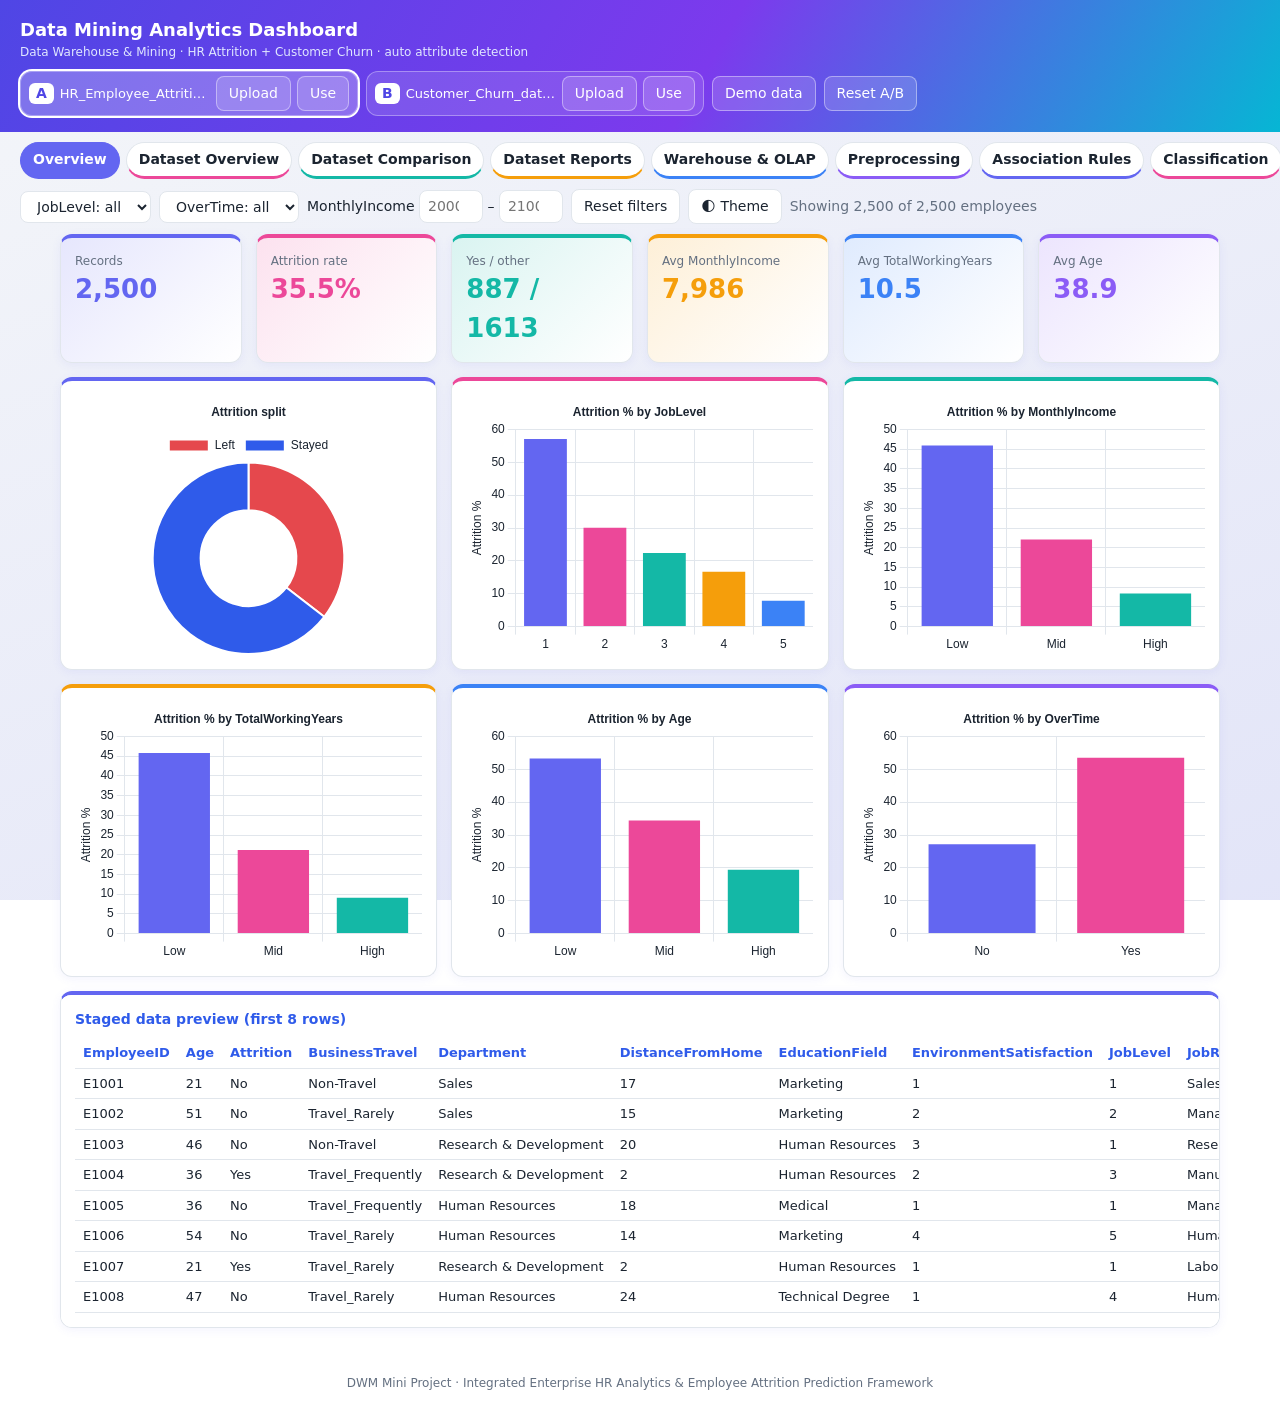
<file: website/index.html>
<!DOCTYPE html><html lang="en"><head><meta charset="utf-8"><meta name="viewport" content="width=device-width, initial-scale=1, viewport-fit=cover"><title>HR Attrition Analytics Dashboard — DWM Mini Project</title><link rel="stylesheet" href="style.css"></head><body>
<header><h1>Data Mining Analytics Dashboard<small>Data Warehouse &amp; Mining · HR Attrition + Customer Churn · auto attribute detection</small></h1>
<div class="ctl"><div class="slot" id="slA"><b>A</b><span id="nA"></span><label class="b">Upload<input type="file" id="fA" accept=".csv" onchange="slotUp('A',this)"></label><button onclick="slotUse('A')">Use</button></div><div class="slot" id="slB"><b>B</b><span id="nB"></span><label class="b">Upload<input type="file" id="fB" accept=".csv" onchange="slotUp('B',this)"></label><button onclick="slotUse('B')">Use</button></div><button id="dm">Demo data</button><button onclick="slotReset()">Reset A/B</button></div></header>
<nav id="nv"></nav><div class="fbar" id="fb"></div>
<main id="app"><div id="empty">Loading dataset… or upload <b>HR_Employee_Attrition_2500.csv</b>.</div></main>
<footer>DWM Mini Project · Integrated Enterprise HR Analytics &amp; Employee Attrition Prediction Framework</footer>
<script src="chart.umd.js"></script><script src="data.js"></script><script src="data2.js"></script><script src="schema.js"></script><script src="dynamic.js"></script><script src="extras.js"></script><script src="compare.js"></script><script src="library.js"></script><script src="app.js"></script></body></html>
</file>
<file: website/style.css>
:root{--bg:#f4f6f9;--cd:#fff;--tx:#1b2430;--mu:#647081;--bd:#e1e6ec;--ac:#2f5bea;--rd:#e5484d;--gn:#1f9d6b;box-sizing:border-box;padding-top:env(safe-area-inset-top,0px);padding-bottom:env(safe-area-inset-bottom,0px)}
@media(prefers-color-scheme:dark){:root:not([data-theme="light"]){--bg:#0f141b;--cd:#172029;--tx:#e6ebf1;--mu:#93a0b0;--bd:#26313d;--ac:#6f8fff;--rd:#ff6b70;--gn:#4cc79a}}
:root[data-theme="dark"]{--bg:#0f141b;--cd:#172029;--tx:#e6ebf1;--mu:#93a0b0;--bd:#26313d;--ac:#6f8fff;--rd:#ff6b70;--gn:#4cc79a}
html{scroll-padding-top:env(safe-area-inset-top,0px)}*{box-sizing:border-box}
body{margin:0;background:var(--bg);color:var(--tx);font:14px/1.5 system-ui,-apple-system,"Segoe UI",sans-serif}
header{padding:16px 20px;display:flex;flex-wrap:wrap;gap:10px;align-items:center;justify-content:space-between;border-bottom:1px solid var(--bd);background:var(--cd)}
h1{font-size:18px;margin:0}h1 small{display:block;color:var(--mu);font-weight:400;font-size:12px}h3{margin:0 0 8px;font-size:14px}
.ctl{display:flex;gap:8px;flex-wrap:wrap;align-items:center}
button,select,label.b{font:inherit;padding:6px 12px;border:1px solid var(--bd);border-radius:8px;background:var(--cd);color:var(--tx);cursor:pointer}
button.on,button.p,label.b{background:var(--ac);color:#fff;border-color:var(--ac)}input[type=file]{display:none}
nav{display:flex;gap:6px;padding:10px 20px;overflow-x:auto}nav button{white-space:nowrap}
main{padding:0 20px 30px;max-width:1200px;margin:auto}.pn{display:none}.pn.on{display:block}
.g{display:grid;gap:14px;grid-template-columns:repeat(auto-fit,minmax(300px,1fr))}.k{grid-template-columns:repeat(auto-fit,minmax(170px,1fr));margin-bottom:14px}
.c{background:var(--cd);border:1px solid var(--bd);border-radius:12px;padding:14px;overflow-x:auto}.c.w{grid-column:1/-1}
.kv{font-size:26px;font-weight:700}.kl{color:var(--mu);font-size:12px}.ch{height:260px;position:relative}
table{border-collapse:collapse;width:100%;font-size:13px}th,td{padding:5px 8px;border-bottom:1px solid var(--bd);text-align:left;white-space:nowrap}th{color:var(--mu);font-weight:600}
.y{color:var(--rd);font-weight:600}.n{color:var(--ac);font-weight:600}.mu{color:var(--mu)}ul{margin:2px 0;padding-left:18px}
.sc{display:flex;gap:10px;align-items:center;margin:4px 0;flex-wrap:wrap}.box{border:2px solid var(--ac);border-radius:8px;padding:8px 12px;margin:4px;display:inline-block;vertical-align:top;font-size:12px}.box b{display:block}.fact{border-color:var(--rd)}
#empty{padding:40px 20px;text-align:center;color:var(--mu)}
footer{text-align:center;color:var(--mu);font-size:12px;padding:16px}
.fbar{display:flex;gap:8px;flex-wrap:wrap;align-items:center;padding:0 20px 10px}.fbar input[type=number],#q{font:inherit;padding:5px 8px;border:1px solid var(--bd);border-radius:8px;background:var(--cd);color:var(--tx)}.fbar input[type=number]{width:64px}#q{min-width:220px}
.bar{height:14px;border-radius:7px;background:var(--bd);overflow:hidden;margin:8px 0}.bar i{display:block;height:100%;width:0;transition:width .6s ease,background .6s}.fl{display:block;margin:8px 0;font-size:13px}.fl input[type=range],.fl select{width:100%}input[type=range]{accent-color:var(--ac)}.pn.on{animation:fi .35s ease}@keyframes fi{from{opacity:0;transform:translateY(6px)}to{opacity:1;transform:none}}

/* ---- colourful theme ---- */
body{background:linear-gradient(160deg,var(--bg) 0%,color-mix(in srgb,var(--bg) 88%,#6366f1) 100%) fixed}
header{background:linear-gradient(120deg,#4f46e5,#7c3aed 55%,#06b6d4);color:#fff;border:0}header h1 small{color:#e0e7ff}
header button,header label.b{background:#ffffff26;border-color:#ffffff66;color:#fff}header button.p{background:#fff;color:#4f46e5;border-color:#fff}
nav button{border-radius:999px;font-weight:600;border-bottom:3px solid var(--t,#6366f1)}nav button.on{background:var(--t,#6366f1);color:#fff;border-color:var(--t,#6366f1)}
nav button:nth-child(6n+1){--t:#6366f1}nav button:nth-child(6n+2){--t:#ec4899}nav button:nth-child(6n+3){--t:#14b8a6}nav button:nth-child(6n+4){--t:#f59e0b}nav button:nth-child(6n+5){--t:#3b82f6}nav button:nth-child(6n){--t:#8b5cf6}
.g>.c,.k>.c{border-top:4px solid var(--k,#6366f1)}.g>.c:nth-child(6n+1){--k:#6366f1}.g>.c:nth-child(6n+2){--k:#ec4899}.g>.c:nth-child(6n+3){--k:#14b8a6}.g>.c:nth-child(6n+4){--k:#f59e0b}.g>.c:nth-child(6n+5){--k:#3b82f6}.g>.c:nth-child(6n){--k:#8b5cf6}
.k>.c{background:linear-gradient(135deg,color-mix(in srgb,var(--k) 16%,var(--cd)),var(--cd))}.k .kv{color:var(--k)}
h3{color:var(--ac)}th{color:var(--ac)}.c{box-shadow:0 2px 10px #6366f114}button.p{background:linear-gradient(120deg,#6366f1,#ec4899);border-color:transparent}

.slot{display:flex;gap:6px;align-items:center;background:#ffffff1f;border:1px solid #ffffff55;border-radius:12px;padding:4px 8px}.slot b{background:#fff;color:#4f46e5;border-radius:6px;padding:0 7px}.slot span{max-width:150px;overflow:hidden;text-overflow:ellipsis;white-space:nowrap;font-size:13px}
.slot.act{background:#ffffff40;box-shadow:0 0 0 2px #fff}.tg{display:inline-block;color:#fff;border-radius:999px;padding:1px 9px;font-size:11px;font-weight:600}
</file>
